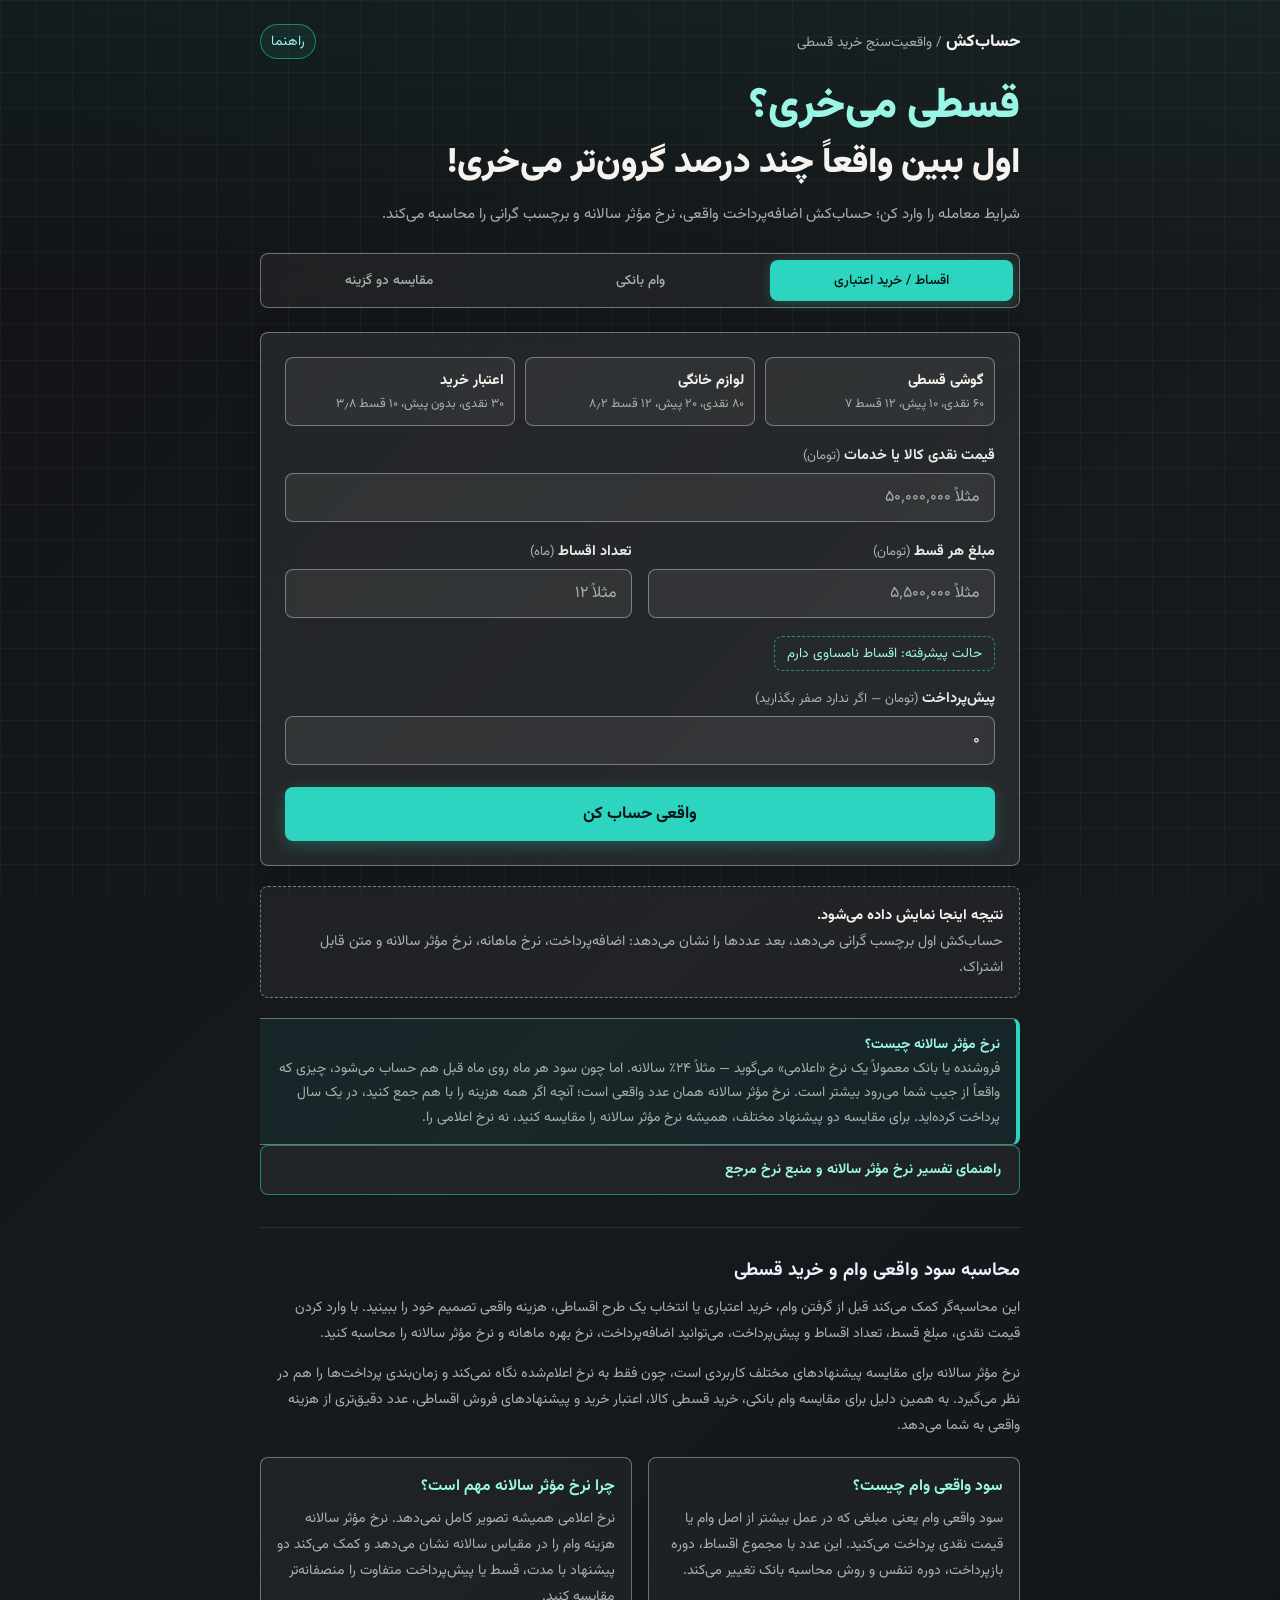
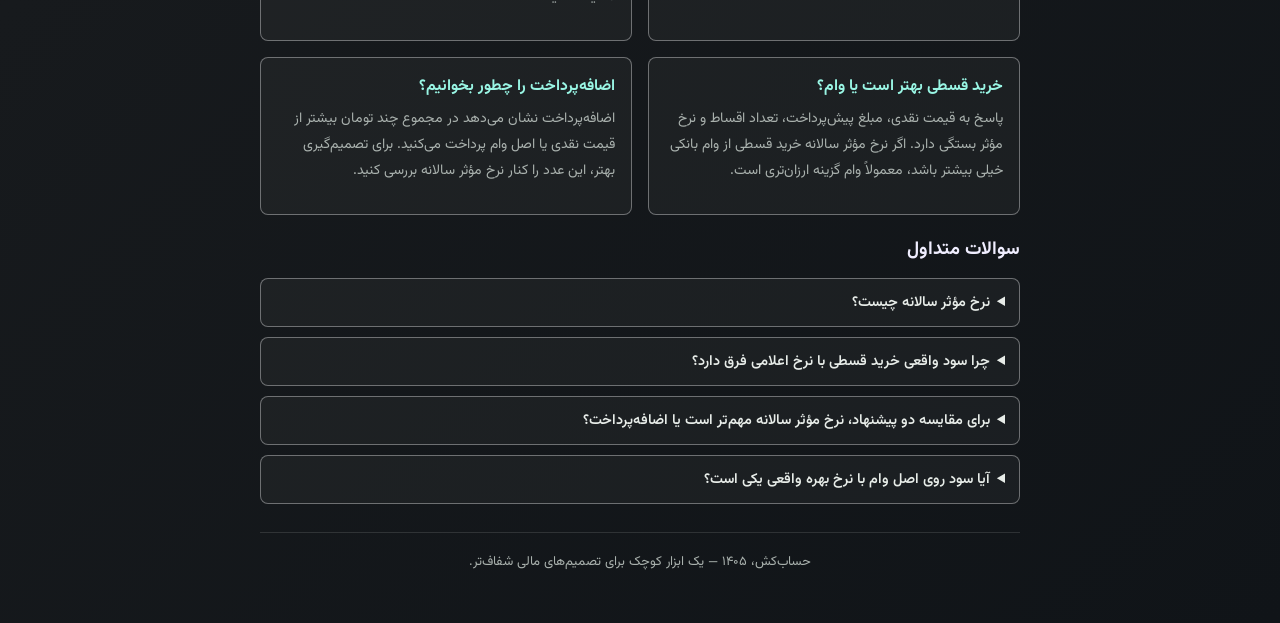
<file: loan-calculator.html>
<!DOCTYPE html>
<html lang="fa" dir="rtl">
<head>
<meta charset="UTF-8">
<meta name="viewport" content="width=device-width, initial-scale=1.0">
<title>حساب‌کش | واقعیت‌سنج خرید قسطی و سود واقعی وام</title>
<meta name="description" content="قبل از خرید قسطی یا گرفتن وام، ببین واقعاً چند درصد گران‌تر می‌خری. حساب‌کش اضافه‌پرداخت، نرخ مؤثر سالانه و برچسب گرانی معامله را روشن می‌کند.">
<meta name="robots" content="index, follow">
<meta name="theme-color" content="#111315">
<meta name="application-name" content="حساب‌کش">
<link rel="icon" href="favicon.svg" type="image/svg+xml">
<link rel="canonical" href="https://sbahmani.github.io/cashflow-rate-calculator/loan-calculator.html">
<link rel="preconnect" href="https://fonts.googleapis.com">
<link rel="preconnect" href="https://fonts.gstatic.com" crossorigin>
<meta property="og:type" content="website">
<meta property="og:locale" content="fa_IR">
<meta property="og:site_name" content="حساب‌کش">
<meta property="og:title" content="حساب‌کش | واقعیت‌سنج خرید قسطی">
<meta property="og:description" content="قیمت نقدی، پیش‌پرداخت و قسط‌ها را وارد کن؛ حساب‌کش می‌گوید واقعاً چند درصد سود می‌دهی.">
<meta property="og:url" content="https://sbahmani.github.io/cashflow-rate-calculator/loan-calculator.html">
<meta name="twitter:card" content="summary">
<meta name="twitter:title" content="حساب‌کش | واقعیت‌سنج خرید قسطی">
<meta name="twitter:description" content="ببین پیشنهاد قسطی واقعاً چند درصد برایت تمام می‌شود.">
<script type="application/ld+json">
{
  "@context": "https://schema.org",
  "@type": "WebApplication",
  "name": "حساب‌کش",
  "alternateName": "واقعیت‌سنج خرید قسطی",
  "url": "https://sbahmani.github.io/cashflow-rate-calculator/loan-calculator.html",
  "applicationCategory": "FinanceApplication",
  "operatingSystem": "Any",
  "inLanguage": "fa-IR",
  "isAccessibleForFree": true,
  "description": "ابزار رایگان برای شفاف کردن سود واقعی وام، خرید قسطی، اضافه‌پرداخت و نرخ بهره مؤثر سالانه.",
  "offers": {
    "@type": "Offer",
    "price": "0",
    "priceCurrency": "IRR"
  },
  "featureList": [
    "محاسبه سود واقعی خرید قسطی",
    "محاسبه نرخ بهره مؤثر سالانه",
    "محاسبه اقساط وام بانکی",
    "مقایسه دو گزینه خرید اقساطی"
  ]
}
</script>
<script type="application/ld+json">
{
  "@context": "https://schema.org",
  "@type": "FAQPage",
  "inLanguage": "fa-IR",
  "mainEntity": [
    {
      "@type": "Question",
      "name": "نرخ مؤثر سالانه چیست؟",
      "acceptedAnswer": {
        "@type": "Answer",
        "text": "نرخ مؤثر سالانه نشان می‌دهد هزینه واقعی وام یا خرید قسطی در مقیاس یک سال چقدر است. این نرخ اثر زمان‌بندی پرداخت‌ها و ترکیب سود را بهتر از نرخ اعلامی نشان می‌دهد."
      }
    },
    {
      "@type": "Question",
      "name": "چرا سود واقعی خرید قسطی با نرخ اعلامی فرق دارد؟",
      "acceptedAnswer": {
        "@type": "Answer",
        "text": "در خرید قسطی، زمان پرداخت، مبلغ پیش‌پرداخت، تعداد اقساط و قیمت نقدی روی هزینه واقعی اثر می‌گذارند. به همین دلیل ممکن است نرخ واقعی از نرخ تبلیغ‌شده یا ذهنی فروشنده بیشتر باشد."
      }
    },
    {
      "@type": "Question",
      "name": "برای مقایسه دو پیشنهاد وام یا قسط کدام عدد مهم‌تر است؟",
      "acceptedAnswer": {
        "@type": "Answer",
        "text": "برای مقایسه، نرخ مؤثر سالانه و مجموع اضافه‌پرداخت را کنار هم ببینید. نرخ مؤثر سالانه برای مقایسه نرخ واقعی مناسب است و اضافه‌پرداخت نشان می‌دهد در مجموع چه مبلغی بیشتر از قیمت نقدی یا اصل وام پرداخت می‌کنید."
      }
    }
  ]
}
</script>
<script>
  window.GA_MEASUREMENT_ID = 'G-GB3STFFW12';

  (function loadGoogleAnalytics() {
    const id = window.GA_MEASUREMENT_ID;
    if (!id || id === 'G-XXXXXXXXXX') return;

    const script = document.createElement('script');
    script.async = true;
    script.src = `https://www.googletagmanager.com/gtag/js?id=${encodeURIComponent(id)}`;
    document.head.appendChild(script);

    window.dataLayer = window.dataLayer || [];
    window.gtag = function gtag(){ dataLayer.push(arguments); };
    gtag('js', new Date());
    gtag('config', id);
  })();
</script>
<style>
  @import url('https://fonts.googleapis.com/css2?family=Vazirmatn:wght@300;400;500;600;700&display=swap');

  *, *::before, *::after { box-sizing: border-box; margin: 0; padding: 0; }

  :root {
    --bg: #111315;
    --surface: #181b1e;
    --card: rgba(255,255,255,0.06);
    --card-solid: #20252a;
    --primary: #2dd4bf;
    --primary-dark: #14b8a6;
    --primary-light: rgba(45,212,191,0.14);
    --accent: #f59e0b;
    --danger: #fb7185;
    --text: #f6f3ee;
    --muted: #a9b1ad;
    --border: rgba(255,255,255,0.36);
    --warn: #fbbf24;
    --good: #6ee7b7;
    --radius: 8px;
  }

  body {
    font-family: 'Vazirmatn', Tahoma, Arial, sans-serif;
    background:
      linear-gradient(180deg, rgba(45,212,191,0.05), transparent 280px),
      linear-gradient(135deg, #111315 0%, #171a1d 46%, #101418 100%);
    color: var(--text);
    min-height: 100vh;
    padding: 24px 16px 48px;
    position: relative;
    overflow-x: hidden;
  }
  html { scroll-behavior: smooth; }

  /* Background: quiet grid for a utilitarian calculator surface */
  body::before {
    content: '';
    position: fixed;
    inset: 0;
    background-image:
      linear-gradient(rgba(255,255,255,0.035) 1px, transparent 1px),
      linear-gradient(90deg, rgba(255,255,255,0.035) 1px, transparent 1px);
    background-size: 36px 36px;
    z-index: -1;
  }

  .container { max-width: 760px; margin: 0 auto; }

  header { margin-bottom: 24px; }
  .brand-line {
    display: flex; align-items: center; justify-content: space-between; gap: 14px;
    margin-bottom: 18px; color: var(--muted); font-size: 0.86rem;
  }
  .brand {
    color: var(--text); font-weight: 800; font-size: 1.05rem;
  }
  .trust-pill {
    display: inline-flex; align-items: center;
    border: 1px solid rgba(45,212,191,0.52); color: #99f6e4;
    background: rgba(45,212,191,0.08); border-radius: 999px;
    padding: 6px 10px; white-space: nowrap; text-decoration: none;
    transition: background .2s, border-color .2s;
  }
  .trust-pill:hover,
  .trust-pill:focus-visible {
    background: rgba(45,212,191,0.14);
    border-color: rgba(45,212,191,0.75);
    outline: none;
  }
  header h1 {
    font-size: clamp(1.8rem, 3.4vw, 2.65rem); line-height: 1.42; font-weight: 900; margin-bottom: 12px;
    color: var(--text);
  }
  .hero-question {
    color: #99f6e4;
  }
  .hero-answer {
    display: block;
    font-size: 0.82em;
    color: var(--text);
    margin-top: 2px;
  }
  header p { color: var(--muted); font-size: 0.94rem; line-height: 1.9; max-width: 680px; }
  /* Tabs */
  .tabs {
    display: flex; gap: 8px; margin-bottom: 24px;
    background: rgba(255,255,255,0.05); backdrop-filter: blur(12px);
    border-radius: var(--radius); padding: 6px; border: 1px solid var(--border);
  }
  .tab-btn {
    flex: 1; padding: 10px 4px; border: none; background: transparent;
    border-radius: 8px; font-family: inherit; font-size: 0.85rem; font-weight: 500;
    cursor: pointer; color: var(--muted); transition: all .2s;
  }
  .tab-btn.active {
    background: var(--primary);
    color: #071411;
    box-shadow: 0 2px 12px rgba(45,212,191,0.25);
  }

  /* Card */
  .card {
    background: rgba(255,255,255,0.065); backdrop-filter: blur(16px);
    border-radius: var(--radius); padding: 24px;
    border: 1px solid var(--border); margin-bottom: 20px;
    box-shadow: 0 4px 24px rgba(0,0,0,0.3);
  }

  .panel { display: none; }
  .panel.active { display: block; }

  /* Form */
  .field { margin-bottom: 18px; }
  label { display: block; font-size: 0.9rem; font-weight: 700; margin-bottom: 6px; color: #e7ece8; }
  label span.hint { font-weight: 400; color: var(--muted); font-size: 0.82rem; }

  input[type="text"], input[type="number"], select {
    width: 100%; padding: 11px 14px; border: 1.5px solid var(--border);
    border-radius: 8px; font-family: inherit; font-size: 1rem;
    background: rgba(255,255,255,0.06); color: var(--text);
    transition: border-color .2s, background .2s; direction: ltr; text-align: right;
  }
  input[type="text"]::placeholder, input[type="number"]::placeholder { color: var(--muted); }
  select option { background: #1e1a45; color: var(--text); }
  input[type="text"]:focus, input[type="number"]:focus, select:focus {
    outline: none; border-color: var(--primary);
    background: rgba(45,212,191,0.08);
    box-shadow: 0 0 0 3px rgba(45,212,191,0.16);
  }

  .row-2 { display: grid; grid-template-columns: 1fr 1fr; gap: 16px; }

  .btn {
    width: 100%; padding: 14px;
    background: var(--primary);
    color: #061513; border: none; border-radius: 8px; font-family: inherit;
    font-size: 1.05rem; font-weight: 700; cursor: pointer;
    transition: transform .15s, box-shadow .15s; margin-top: 4px;
    box-shadow: 0 4px 16px rgba(45,212,191,0.28);
  }
  .btn:hover { transform: translateY(-1px); box-shadow: 0 6px 22px rgba(45,212,191,0.36); }
  .btn:active { transform: translateY(0); }

  /* Results */
  .result-card {
    display: none;
    background: linear-gradient(135deg, rgba(45,212,191,0.13), rgba(245,158,11,0.08));
    border: 1.5px solid rgba(45,212,191,0.52);
    border-radius: var(--radius); padding: 22px; margin-top: 20px;
    backdrop-filter: blur(12px);
    box-shadow: 0 4px 24px rgba(0,0,0,0.26);
  }
  .result-card.show { display: block; }

  .result-card h3 {
    font-size: 1rem; font-weight: 700; margin-bottom: 16px; text-align: center;
    color: #99f6e4;
  }

  .result-row { display: flex; justify-content: space-between; align-items: center; padding: 10px 0; border-bottom: 1px solid rgba(255,255,255,0.08); }
  .result-row:last-child { border-bottom: none; }
  .result-row .label { color: var(--muted); font-size: 0.9rem; }
  .result-row .value { font-weight: 700; font-size: 0.95rem; color: var(--text); }
  .result-row .value.big { font-size: 1.15rem; color: #fbbf24; }
  .result-row .value.apr { color: #99f6e4; }

  .result-summary {
    background: rgba(8,13,12,0.48);
    border: 1px solid rgba(255,255,255,0.36);
    border-radius: 8px;
    padding: 16px;
    margin-bottom: 16px;
  }
  .verdict-kicker {
    color: var(--muted); font-size: 0.82rem; margin-bottom: 7px;
  }
  .verdict-title {
    display: inline-flex; align-items: center; gap: 8px;
    font-size: 1.35rem; line-height: 1.45; font-weight: 900;
    margin-bottom: 8px;
  }
  .verdict-title.good { color: #6ee7b7; }
  .verdict-title.ok { color: #fde68a; }
  .verdict-title.warn { color: #fb923c; }
  .verdict-title.high { color: #fb7185; }
  .verdict-title.bad { color: #e879f9; }
  .verdict-lead {
    color: #e7ece8; font-size: 0.95rem; line-height: 1.85;
  }
  .result-placeholder {
    background: rgba(255,255,255,0.045);
    border: 1px dashed rgba(255,255,255,0.42);
    border-radius: var(--radius);
    padding: 16px;
    margin-bottom: 20px;
    color: var(--muted);
    line-height: 1.8;
    font-size: 0.9rem;
  }
  .result-placeholder strong { color: #f6f3ee; }

  /* Verdict bar */
  .verdict {
    margin-top: 16px; background: rgba(255,255,255,0.06);
    border-radius: 8px; padding: 14px 16px; font-size: 0.88rem; line-height: 1.7;
    border: 1px solid rgba(255,255,255,0.36);
  }
  .verdict strong { color: #99f6e4; }

  /* Explainer box */
  .explainer {
    background: rgba(45,212,191,0.07);
    border-right: 4px solid var(--primary);
    border-radius: 0 8px 8px 0; padding: 14px 16px; margin-top: 20px;
    font-size: 0.87rem; line-height: 1.75; color: var(--muted);
    border-top: 1px solid var(--border); border-bottom: 1px solid var(--border);
  }
  .explainer strong { color: #99f6e4; }

  .presets {
    display: grid; grid-template-columns: repeat(3, 1fr); gap: 10px;
    margin-bottom: 18px;
  }
  .preset-btn {
    background: rgba(255,255,255,0.052);
    border: 1px solid rgba(255,255,255,0.36);
    color: #f6f3ee; border-radius: 8px; padding: 11px 10px;
    font-family: inherit; cursor: pointer; text-align: right;
    min-height: 64px; transition: border-color .2s, background .2s;
  }
  .preset-btn:hover { border-color: rgba(45,212,191,0.45); background: rgba(45,212,191,0.08); }
  .preset-btn strong { display: block; font-size: 0.9rem; margin-bottom: 3px; }
  .preset-btn span { display: block; color: var(--muted); font-size: 0.78rem; line-height: 1.5; }

  /* Variable installments textarea */
  textarea {
    width: 100%; padding: 11px 14px; border: 1.5px solid var(--border);
    border-radius: 8px; font-family: 'Vazirmatn', Tahoma, monospace; font-size: 0.95rem;
    background: rgba(255,255,255,0.06); color: var(--text);
    resize: vertical; direction: ltr; text-align: right;
    transition: border-color .2s, background .2s; line-height: 1.8;
  }
  textarea::placeholder { color: var(--muted); }
  textarea:focus {
    outline: none; border-color: var(--primary);
    background: rgba(45,212,191,0.08);
    box-shadow: 0 0 0 3px rgba(45,212,191,0.16);
  }
  .var-counter {
    font-size: 0.8rem; color: var(--muted); margin-top: 5px; text-align: left;
  }
  .var-counter.has-entries { color: #99f6e4; }

  /* Grace period toggle */
  .grace-toggle {
    display: inline-block; margin-bottom: 16px; font-size: 0.85rem;
    color: #99f6e4; cursor: pointer; user-select: none;
    padding: 6px 12px; border: 1px dashed rgba(45,212,191,0.58);
    border-radius: 8px; transition: background .2s;
  }
  .grace-toggle:hover { background: rgba(45,212,191,0.1); }
  .grace-panel { display: none; margin-bottom: 4px; }
  .grace-panel.open { display: block; }

  /* Validation errors */
  .field-error { font-size: 0.82rem; color: #f87171; margin-top: 5px; display: none; }
  .field-error.show { display: block; }
  input.invalid { border-color: #f87171 !important; box-shadow: 0 0 0 3px rgba(248,113,113,0.2) !important; }
  .form-error {
    background: rgba(248,113,113,0.1); border: 1px solid rgba(248,113,113,0.4);
    border-radius: 8px; padding: 11px 14px; font-size: 0.88rem; color: #fca5a5;
    margin-bottom: 14px; display: none;
  }
  .form-error.show { display: block; }

  /* Tooltip helper */
  .tooltip-wrap { position: relative; display: inline-block; margin-right: 4px; }
  .tooltip-icon { display: inline-flex; align-items: center; justify-content: center; width: 17px; height: 17px; background: #99f6e4; color: #061513; border-radius: 50%; font-size: 11px; cursor: default; }

  /* Reference box */
  .ref-box {
    background: rgba(255,255,255,0.05); backdrop-filter: blur(12px);
    border: 1px solid rgba(45,212,191,0.52); border-radius: var(--radius);
    margin-bottom: 20px; overflow: hidden;
  }
  .ref-box summary {
    padding: 13px 18px; font-size: 0.88rem; font-weight: 700; color: #99f6e4;
    cursor: pointer; list-style: none; user-select: none;
  }
  .ref-box summary::-webkit-details-marker { display: none; }
  .ref-box[open] summary { border-bottom: 1px solid rgba(255,255,255,0.08); }
  .ref-body { padding: 16px 18px; }
  .ref-baseline {
    font-size: 0.88rem; color: var(--muted); margin-bottom: 14px;
    display: flex; flex-wrap: wrap; gap: 6px; align-items: baseline;
  }
  .ref-baseline strong { color: #99f6e4; }
  .ref-bands { display: flex; flex-direction: column; gap: 7px; margin-bottom: 14px; }
  .band { display: flex; align-items: center; gap: 10px; font-size: 0.85rem; color: #e7ece8; }
  .bdot { width: 10px; height: 10px; border-radius: 50%; flex-shrink: 0; }
  .b-good .bdot { background: #6ee7b7; }
  .b-ok   .bdot { background: #fde68a; }
  .b-warn .bdot { background: #fb923c; }
  .b-high .bdot { background: #f87171; }
  .b-bad  .bdot { background: #e879f9; }
  .ref-note { font-size: 0.78rem; color: var(--muted); border-top: 1px solid rgba(255,255,255,0.07); padding-top: 12px; line-height: 1.7; }
  .ref-note a { color: #99f6e4; }

  .seo-content {
    margin-top: 32px;
    padding-top: 28px;
    border-top: 1px solid rgba(255,255,255,0.1);
  }
  .seo-content h2 {
    font-size: 1.15rem;
    color: #f0eeff;
    margin-bottom: 10px;
  }
  .seo-content h3 {
    font-size: 0.98rem;
    color: #99f6e4;
    margin-bottom: 8px;
  }
  .seo-content p {
    color: var(--muted);
    font-size: 0.88rem;
    line-height: 1.85;
    margin-bottom: 14px;
  }
  .seo-grid {
    display: grid;
    grid-template-columns: 1fr 1fr;
    gap: 16px;
    margin: 18px 0 20px;
  }
  .seo-item {
    background: rgba(255,255,255,0.04);
    border: 1px solid rgba(255,255,255,0.36);
    border-radius: 8px;
    padding: 16px;
  }
  .faq-list {
    display: grid;
    gap: 10px;
    margin-top: 14px;
  }
  .faq-list details {
    background: rgba(255,255,255,0.04);
    border: 1px solid rgba(255,255,255,0.36);
    border-radius: 8px;
    padding: 12px 14px;
  }
  .faq-list summary {
    color: #e7ece8;
    cursor: pointer;
    font-size: 0.9rem;
    font-weight: 600;
  }
  .faq-list p {
    margin: 10px 0 0;
  }
  .site-footer {
    margin-top: 28px;
    padding-top: 18px;
    border-top: 1px solid rgba(255,255,255,0.12);
    color: var(--muted);
    font-size: 0.82rem;
    line-height: 1.8;
    text-align: center;
  }

  @media(max-width: 420px) {
    .row-2 { grid-template-columns: 1fr; }
    .seo-grid { grid-template-columns: 1fr; }
    .presets { grid-template-columns: 1fr; }
    .brand-line { align-items: flex-start; flex-direction: column; }
    .tab-btn { font-size: 0.78rem; }
  }
</style>
</head>
<body>
<div class="container">

  <header>
    <div class="brand-line">
      <div><span class="brand">حساب‌کش</span> / واقعیت‌سنج خرید قسطی</div>
      <a class="trust-pill" href="#ref-box">راهنما</a>
    </div>
    <h1><span class="hero-question">قسطی می‌خری؟</span> <span class="hero-answer">اول ببین واقعاً چند درصد گرون‌تر می‌خری!</span></h1>
    <p>شرایط معامله را وارد کن؛ حساب‌کش اضافه‌پرداخت واقعی، نرخ مؤثر سالانه و برچسب گرانی را محاسبه می‌کند.</p>
  </header>

  <div class="tabs">
    <button class="tab-btn active" onclick="switchTab('installment')">اقساط / خرید اعتباری</button>
    <button class="tab-btn" onclick="switchTab('loan')">وام بانکی</button>
    <button class="tab-btn" onclick="switchTab('compare')">مقایسه دو گزینه</button>
  </div>

  <!-- ===== PANEL 1: Installment / Credit ===== -->
  <div id="panel-installment" class="panel active">
    <div class="card">
      <div class="presets" aria-label="نمونه‌های آماده خرید قسطی">
        <button class="preset-btn" type="button" onclick="loadInstallmentPreset(60000000, 10000000, 7000000, 12)">
          <strong>گوشی قسطی</strong>
          <span>۶۰ نقدی، ۱۰ پیش، ۱۲ قسط ۷</span>
        </button>
        <button class="preset-btn" type="button" onclick="loadInstallmentPreset(80000000, 20000000, 8200000, 12)">
          <strong>لوازم خانگی</strong>
          <span>۸۰ نقدی، ۲۰ پیش، ۱۲ قسط ۸٫۲</span>
        </button>
        <button class="preset-btn" type="button" onclick="loadInstallmentPreset(30000000, 0, 3800000, 10)">
          <strong>اعتبار خرید</strong>
          <span>۳۰ نقدی، بدون پیش، ۱۰ قسط ۳٫۸</span>
        </button>
      </div>
      <div class="field">
        <label>قیمت نقدی کالا یا خدمات <span class="hint">(تومان)</span></label>
        <input type="text" inputmode="numeric" id="inst-cash" data-fmt="money" placeholder="مثلاً ۵۰٬۰۰۰٬۰۰۰">
      </div>
      <!-- Equal installments (default) -->
      <div id="inst-equal-fields">
        <div class="row-2">
          <div class="field">
            <label>مبلغ هر قسط <span class="hint">(تومان)</span></label>
            <input type="text" inputmode="numeric" id="inst-payment" data-fmt="money" placeholder="مثلاً ۵٬۵۰۰٬۰۰۰">
          </div>
          <div class="field">
            <label>تعداد اقساط <span class="hint">(ماه)</span></label>
            <input type="text" inputmode="numeric" id="inst-n" data-fmt="count" placeholder="مثلاً ۱۲">
          </div>
        </div>
      </div>

      <!-- Variable installments -->
      <div id="inst-variable-fields" style="display:none">
        <div class="field">
          <label>مبلغ اقساط <span class="hint">— هر ماه در یک خط، به تومان</span></label>
          <textarea id="inst-payments-var" rows="6" placeholder="مثال:&#10;۵٬۰۰۰٬۰۰۰&#10;۵٬۵۰۰٬۰۰۰&#10;۶٬۰۰۰٬۰۰۰&#10;..."></textarea>
          <div class="var-counter" id="inst-var-counter">۰ قسط وارد شده</div>
        </div>
      </div>

      <div class="grace-toggle" onclick="toggleVariable()" id="inst-var-toggle">
        حالت پیشرفته: اقساط نامساوی دارم
      </div>

      <div class="field">
        <label>پیش‌پرداخت <span class="hint">(تومان — اگر ندارد صفر بگذارید)</span></label>
        <input type="text" inputmode="numeric" id="inst-down" data-fmt="money" placeholder="۰" value="۰">
      </div>
      <div class="form-error" id="inst-error"></div>
      <button class="btn" onclick="calcInstallment()">واقعی حساب کن</button>
    </div>

    <div class="result-placeholder" id="inst-placeholder">
      <strong>نتیجه اینجا نمایش داده می‌شود.</strong><br>
      حساب‌کش اول برچسب گرانی می‌دهد، بعد عددها را نشان می‌دهد: اضافه‌پرداخت، نرخ ماهانه، نرخ مؤثر سالانه و متن قابل اشتراک.
    </div>

    <div class="result-card" id="inst-result">
      <div class="result-summary">
        <div class="verdict-kicker">حساب‌کش می‌گه</div>
        <div class="verdict-title" id="inst-verdict-title">—</div>
        <div class="verdict-lead" id="inst-verdict-lead">—</div>
      </div>
      <h3>جزئیات عددی</h3>
      <div class="result-row"><span class="label">قیمت نقدی</span><span class="value" id="inst-r-cash">—</span></div>
      <div class="result-row"><span class="label">پیش‌پرداخت</span><span class="value" id="inst-r-down">—</span></div>
      <div class="result-row"><span class="label">مبلغ اعتبار دریافتی</span><span class="value" id="inst-r-principal">—</span></div>
      <div class="result-row" id="inst-r-n-row"><span class="label">تعداد اقساط</span><span class="value" id="inst-r-n">—</span></div>
      <div class="result-row"><span class="label">مجموع پرداخت شما</span><span class="value" id="inst-r-total">—</span></div>
      <div class="result-row"><span class="label">مبلغ اضافه‌پرداخت</span><span class="value big" id="inst-r-extra">—</span></div>
      <div class="result-row"><span class="label">درصد اضافه از قیمت نقدی</span><span class="value" id="inst-r-pct">—</span></div>
      <div class="result-row"><span class="label">نرخ بهره ماهانه</span><span class="value apr" id="inst-r-monthly">—</span></div>
      <div class="result-row"><span class="label">نرخ مؤثر سالانه <span style="font-weight:400;font-size:0.8rem;color:var(--muted)">— روی مبلغ اعتبار</span></span><span class="value apr" id="inst-r-apr">—</span></div>
      <div class="verdict" id="inst-verdict"></div>
    </div>

    <div class="explainer">
      <strong>نرخ مؤثر سالانه چیست؟</strong><br>
      فروشنده یا بانک معمولاً یک نرخ «اعلامی» می‌گوید — مثلاً ۲۴٪ سالانه. اما چون سود هر ماه روی ماه قبل هم حساب می‌شود، چیزی که واقعاً از جیب شما می‌رود بیشتر است. نرخ مؤثر سالانه همان عدد واقعی است؛ آنچه اگر همه هزینه را با هم جمع کنید، در یک سال پرداخت کرده‌اید. برای مقایسه دو پیشنهاد مختلف، همیشه نرخ مؤثر سالانه را مقایسه کنید، نه نرخ اعلامی را.
    </div>
  </div>

  <!-- ===== PANEL 2: Bank Loan ===== -->
  <div id="panel-loan" class="panel">
    <div class="card">
      <div class="presets" aria-label="نمونه‌های آماده وام">
        <button class="preset-btn" type="button" onclick="loadLoanPreset(200000000, 23, 36, 'on-principal')">
          <strong>وام ۲۰۰ میلیونی</strong>
          <span>۲۳٪، ۳۶ ماه، روش رایج بانکی</span>
        </button>
        <button class="preset-btn" type="button" onclick="loadLoanPreset(500000000, 23, 60, 'on-principal')">
          <strong>وام سنگین‌تر</strong>
          <span>۵۰۰ میلیون، ۶۰ ماه، سود روی اصل</span>
        </button>
        <button class="preset-btn" type="button" onclick="loadLoanPreset(120000000, 18, 24, 'on-balance')">
          <strong>روش مانده بدهی</strong>
          <span>۱۲۰ میلیون، ۱۸٪، ۲۴ ماه</span>
        </button>
      </div>
      <div class="field">
        <label>مبلغ وام <span class="hint">(تومان)</span></label>
        <input type="text" inputmode="numeric" id="loan-amount" data-fmt="money" placeholder="مثلاً ۲۰۰٬۰۰۰٬۰۰۰">
      </div>
      <div class="row-2">
        <div class="field">
          <label>نرخ سود اعلام‌شده <span class="hint">(%  سالانه)</span></label>
          <input type="text" inputmode="decimal" id="loan-rate" data-fmt="rate" placeholder="مثلاً ۲۳">
        </div>
        <div class="field">
          <label>مدت وام <span class="hint">(ماه)</span></label>
          <input type="text" inputmode="numeric" id="loan-n" data-fmt="count" placeholder="مثلاً ۳۶">
        </div>
      </div>
      <div class="field">
        <label>نوع محاسبه بانک</label>
        <select id="loan-type">
          <option value="on-principal">سود روی اصل وام — رایج در بانک‌های ایران</option>
          <option value="on-balance">سود روی مانده بدهی — روش دقیق‌تر و رایج جهانی</option>
        </select>
      </div>
      <div class="grace-toggle" onclick="toggleGrace()">
        <span id="grace-toggle-label">حالت پیشرفته: افزودن دوره تنفس</span>
      </div>
      <div class="grace-panel" id="grace-panel">
        <div class="row-2">
          <div class="field">
            <label>طول دوره تنفس <span class="hint">(ماه)</span></label>
            <input type="text" inputmode="numeric" id="loan-grace" data-fmt="count" placeholder="مثلاً ۶" value="">
          </div>
          <div class="field">
            <label>نوع دوره تنفس</label>
            <select id="loan-grace-type">
              <option value="accumulate">بدون پرداخت — سود انباشته می‌شود</option>
              <option value="interest-only">فقط سود — اصل پرداخت نمی‌شود</option>
            </select>
          </div>
        </div>
      </div>
      <div class="form-error" id="loan-error"></div>
      <button class="btn" onclick="calcLoan()">واقعی حساب کن</button>
    </div>

    <div class="result-placeholder" id="loan-placeholder">
      <strong>نتیجه وام اینجا می‌آید.</strong><br>
      حساب‌کش تفاوت نرخ اعلام‌شده و هزینه واقعی را نشان می‌دهد؛ مخصوصاً وقتی بانک سود را روی اصل وام حساب می‌کند.
    </div>

    <div class="result-card" id="loan-result">
      <div class="result-summary">
        <div class="verdict-kicker">حساب‌کش می‌گه</div>
        <div class="verdict-title" id="loan-verdict-title">—</div>
        <div class="verdict-lead" id="loan-verdict-lead">—</div>
      </div>
      <h3>جزئیات عددی</h3>
      <div class="result-row"><span class="label">مبلغ وام</span><span class="value" id="loan-r-amount">—</span></div>
      <div class="result-row" id="loan-r-grace-row" style="display:none"><span class="label" id="loan-r-grace-label">دوره تنفس</span><span class="value" id="loan-r-grace">—</span></div>
      <div class="result-row" id="loan-r-grace-payment-row" style="display:none"><span class="label">پرداخت در دوره تنفس</span><span class="value" id="loan-r-grace-payment">—</span></div>
      <div class="result-row"><span class="label">مبلغ هر قسط (پس از تنفس)</span><span class="value" id="loan-r-payment">—</span></div>
      <div class="result-row"><span class="label">مجموع پرداخت</span><span class="value" id="loan-r-total">—</span></div>
      <div class="result-row"><span class="label">مبلغ اضافه‌پرداخت (سود)</span><span class="value big" id="loan-r-extra">—</span></div>
      <div class="result-row"><span class="label">نرخ بهره ماهانه</span><span class="value apr" id="loan-r-monthly">—</span></div>
      <div class="result-row"><span class="label">نرخ سود مؤثر سالانه</span><span class="value apr" id="loan-r-apr">—</span></div>
      <div class="verdict" id="loan-verdict"></div>
    </div>

    <div class="explainer">
      <strong>تفاوت سود روی اصل وام و سود روی مانده بدهی چیست؟</strong><br>
      در روش <strong>سود روی اصل وام</strong> (که بسیاری از وام‌ها با همین منطق توضیح داده می‌شوند) سود روی کل مبلغ اولیه حساب می‌شود، حتی اگر بخشی از آن را بازپرداخت کرده باشید. نرخ مؤثر سالانه این روش می‌تواند بسیار بالاتر از نرخ اعلامی باشد.
      در روش <strong>سود روی مانده بدهی</strong> سود فقط روی بدهی باقی‌مانده حساب می‌شود.
    </div>
  </div>

  <!-- ===== PANEL 3: Compare ===== -->
  <div id="panel-compare" class="panel">
    <div class="card">
      <p style="font-size:0.88rem;color:var(--muted);margin-bottom:18px;">دو پیشنهاد را کنار هم بگذار؛ حساب‌کش می‌گوید کدام یکی کمتر به جیبت فشار می‌آورد.</p>
      <div class="presets" aria-label="نمونه‌های آماده مقایسه">
        <button class="preset-btn" type="button" onclick="loadComparePreset('phone')">
          <strong>دو فروشنده گوشی</strong>
          <span>قیمت نقد نزدیک، قسط‌های متفاوت</span>
        </button>
        <button class="preset-btn" type="button" onclick="loadComparePreset('loanVsInstallment')">
          <strong>وام یا خرید قسطی</strong>
          <span>یک خرید، دو مسیر پرداخت</span>
        </button>
        <button class="preset-btn" type="button" onclick="loadComparePreset('shortLong')">
          <strong>کوتاه یا بلند</strong>
          <span>قسط کمتر همیشه ارزان‌تر نیست</span>
        </button>
      </div>

      <p style="font-weight:700;margin-bottom:12px;color:#99f6e4">گزینه اول</p>
      <div class="field">
        <label>قیمت نقدی <span class="hint">(تومان)</span></label>
        <input type="text" inputmode="numeric" id="c1-cash" data-fmt="money" placeholder="قیمت نقد">
      </div>
      <div class="row-2">
        <div class="field">
          <label>مبلغ هر قسط <span class="hint">(تومان)</span></label>
          <input type="text" inputmode="numeric" id="c1-payment" data-fmt="money" placeholder="قسط">
        </div>
        <div class="field">
          <label>تعداد اقساط <span class="hint">(ماه)</span></label>
          <input type="text" inputmode="numeric" id="c1-n" data-fmt="count" placeholder="ماه">
        </div>
      </div>
      <div class="field">
        <label>پیش‌پرداخت <span class="hint">(تومان)</span></label>
        <input type="text" inputmode="numeric" id="c1-down" data-fmt="money" placeholder="۰" value="۰">
      </div>

      <hr style="border:none;border-top:1px dashed rgba(255,255,255,0.12);margin:20px 0">

      <p style="font-weight:700;margin-bottom:12px;color:#99f6e4">گزینه دوم</p>
      <div class="field">
        <label>قیمت نقدی <span class="hint">(تومان)</span></label>
        <input type="text" inputmode="numeric" id="c2-cash" data-fmt="money" placeholder="قیمت نقد">
      </div>
      <div class="row-2">
        <div class="field">
          <label>مبلغ هر قسط <span class="hint">(تومان)</span></label>
          <input type="text" inputmode="numeric" id="c2-payment" data-fmt="money" placeholder="قسط">
        </div>
        <div class="field">
          <label>تعداد اقساط <span class="hint">(ماه)</span></label>
          <input type="text" inputmode="numeric" id="c2-n" data-fmt="count" placeholder="ماه">
        </div>
      </div>
      <div class="field">
        <label>پیش‌پرداخت <span class="hint">(تومان)</span></label>
        <input type="text" inputmode="numeric" id="c2-down" data-fmt="money" placeholder="۰" value="۰">
      </div>

      <div class="form-error" id="compare-error"></div>
      <button class="btn" onclick="calcCompare()">مقایسه کن</button>
    </div>

    <div class="result-placeholder" id="compare-placeholder">
      <strong>مقایسه اینجا نمایش داده می‌شود.</strong><br>
      خروجی اول برنده را می‌گوید، بعد جدول عددی را نشان می‌دهد.
    </div>

    <div class="result-card" id="compare-result">
      <div class="result-summary">
        <div class="verdict-kicker">حساب‌کش می‌گه</div>
        <div class="verdict-title" id="compare-verdict-title">—</div>
        <div class="verdict-lead" id="compare-verdict-lead">—</div>
      </div>
      <h3>جدول مقایسه</h3>
      <table style="width:100%;border-collapse:collapse;font-size:0.88rem;">
        <thead>
          <tr>
            <th style="text-align:right;padding:8px 4px;border-bottom:2px solid rgba(255,255,255,0.18);color:var(--muted);font-weight:600"></th>
            <th style="text-align:center;padding:8px 4px;border-bottom:2px solid rgba(45,212,191,0.4);color:#99f6e4">گزینه اول</th>
            <th style="text-align:center;padding:8px 4px;border-bottom:2px solid rgba(45,212,191,0.4);color:#99f6e4">گزینه دوم</th>
          </tr>
        </thead>
        <tbody id="compare-tbody"></tbody>
      </table>
      <div class="verdict" id="compare-verdict"></div>
    </div>
  </div>

  <!-- Reference box -->
  <details class="ref-box" id="ref-box">
    <summary>راهنمای تفسیر نرخ مؤثر سالانه و منبع نرخ مرجع</summary>
    <div class="ref-body">
      <div class="ref-baseline">
        آخرین به‌روزرسانی نرخ مرجع در این ابزار:
        <span><strong>تیر ۱۴۰۴</strong> — مبنای مقایسه فعلی <strong>۲۳٪</strong></span>
      </div>
      <div class="ref-bands">
        <div class="band b-good"><span class="bdot"></span> زیر ۲۶٪ — نزدیک به نرخ مؤثر بانکی / خیلی خوب</div>
        <div class="band b-ok">  <span class="bdot"></span> ۲۶–۴۰٪ — بالاتر از بانک، ولی هنوز قابل بررسی</div>
        <div class="band b-warn"><span class="bdot"></span> ۴۰–۶۰٪ — گران، رایج در بازار اقساط</div>
        <div class="band b-high"><span class="bdot"></span> ۶۰–۹۰٪ — خیلی گران</div>
        <div class="band b-bad"> <span class="bdot"></span> بالای ۹۰٪ — نجومی / غیرمتعارف</div>
      </div>
      <p class="ref-note">
        منبع بررسی: صفحه رسمی <a href="https://cbi.ir/simplelist/1515.aspx" target="_blank" rel="noopener">نرخ‌های سود بانکی بانک مرکزی</a>.
        این ابزار مشاوره مالی نیست؛ فقط هزینه واقعی پرداخت را شفاف می‌کند.
      </p>
    </div>
  </details>

  <section class="seo-content" aria-labelledby="seo-title">
    <h2 id="seo-title">محاسبه سود واقعی وام و خرید قسطی</h2>
    <p>
      این محاسبه‌گر کمک می‌کند قبل از گرفتن وام، خرید اعتباری یا انتخاب یک طرح اقساطی، هزینه واقعی تصمیم خود را ببینید.
      با وارد کردن قیمت نقدی، مبلغ قسط، تعداد اقساط و پیش‌پرداخت، می‌توانید اضافه‌پرداخت، نرخ بهره ماهانه و نرخ مؤثر سالانه را محاسبه کنید.
    </p>
    <p>
      نرخ مؤثر سالانه برای مقایسه پیشنهادهای مختلف کاربردی است، چون فقط به نرخ اعلام‌شده نگاه نمی‌کند و زمان‌بندی پرداخت‌ها را هم در نظر می‌گیرد.
      به همین دلیل برای مقایسه وام بانکی، خرید قسطی کالا، اعتبار خرید و پیشنهادهای فروش اقساطی، عدد دقیق‌تری از هزینه واقعی به شما می‌دهد.
    </p>

    <div class="seo-grid">
      <article class="seo-item">
        <h3>سود واقعی وام چیست؟</h3>
        <p>
          سود واقعی وام یعنی مبلغی که در عمل بیشتر از اصل وام یا قیمت نقدی پرداخت می‌کنید. این عدد با مجموع اقساط، دوره بازپرداخت، دوره تنفس و روش محاسبه بانک تغییر می‌کند.
        </p>
      </article>
      <article class="seo-item">
        <h3>چرا نرخ مؤثر سالانه مهم است؟</h3>
        <p>
          نرخ اعلامی همیشه تصویر کامل نمی‌دهد. نرخ مؤثر سالانه هزینه وام را در مقیاس سالانه نشان می‌دهد و کمک می‌کند دو پیشنهاد با مدت، قسط یا پیش‌پرداخت متفاوت را منصفانه‌تر مقایسه کنید.
        </p>
      </article>
      <article class="seo-item">
        <h3>خرید قسطی بهتر است یا وام؟</h3>
        <p>
          پاسخ به قیمت نقدی، مبلغ پیش‌پرداخت، تعداد اقساط و نرخ مؤثر بستگی دارد. اگر نرخ مؤثر سالانه خرید قسطی از وام بانکی خیلی بیشتر باشد، معمولاً وام گزینه ارزان‌تری است.
        </p>
      </article>
      <article class="seo-item">
        <h3>اضافه‌پرداخت را چطور بخوانیم؟</h3>
        <p>
          اضافه‌پرداخت نشان می‌دهد در مجموع چند تومان بیشتر از قیمت نقدی یا اصل وام پرداخت می‌کنید. برای تصمیم‌گیری بهتر، این عدد را کنار نرخ مؤثر سالانه بررسی کنید.
        </p>
      </article>
    </div>

    <h2>سوالات متداول</h2>
    <div class="faq-list">
      <details>
        <summary>نرخ مؤثر سالانه چیست؟</summary>
        <p>
          نرخ مؤثر سالانه هزینه واقعی وام یا خرید قسطی را در مقیاس یک سال نشان می‌دهد. این نرخ اثر زمان‌بندی پرداخت‌ها و ترکیب سود را بهتر از نرخ اعلامی نشان می‌دهد.
        </p>
      </details>
      <details>
        <summary>چرا سود واقعی خرید قسطی با نرخ اعلامی فرق دارد؟</summary>
        <p>
          در خرید قسطی، قیمت نقدی، پیش‌پرداخت، تعداد اقساط و مبلغ هر قسط روی نرخ واقعی اثر می‌گذارند. به همین دلیل ممکن است هزینه واقعی از تصور اولیه بیشتر باشد.
        </p>
      </details>
      <details>
        <summary>برای مقایسه دو پیشنهاد، نرخ مؤثر سالانه مهم‌تر است یا اضافه‌پرداخت؟</summary>
        <p>
          هر دو مهم هستند. نرخ مؤثر سالانه نرخ واقعی را برای مقایسه نشان می‌دهد و اضافه‌پرداخت مشخص می‌کند در مجموع چند تومان بیشتر پرداخت می‌کنید.
        </p>
      </details>
      <details>
        <summary>آیا سود روی اصل وام با نرخ بهره واقعی یکی است؟</summary>
        <p>
          نه همیشه. در روش سود روی اصل وام، سود معمولاً روی کل اصل وام حساب می‌شود، حتی وقتی بخشی از بدهی بازپرداخت شده است. به همین دلیل نرخ مؤثر می‌تواند از نرخ اعلامی بالاتر باشد.
        </p>
      </details>
    </div>
  </section>

  <footer class="site-footer">
    حساب‌کش، ۱۴۰۵ — یک ابزار کوچک برای تصمیم‌های مالی شفاف‌تر.
  </footer>

</div><!-- /container -->

<script>
function trackEvent(eventName, params = {}) {
  if (typeof window.gtag !== 'function') return;
  window.gtag('event', eventName, params);
}

// ── Helpers ─────────────────────────────────────────────────────────────────
function fmt(n) {
  if (n === null || isNaN(n)) return '—';
  return Math.round(n).toLocaleString('fa-IR') + ' تومان';
}
function toPersian(s) {
  return String(s).replace(/[0-9]/g, d => '۰۱۲۳۴۵۶۷۸۹'[d]);
}
function fmtPct(n) {
  if (isNaN(n) || !isFinite(n)) return '—';
  return toPersian(n.toFixed(1)).replace('.', '٫') + '٪';
}
// Convert any mix of Persian/Latin digits to Latin, strip thousand separators
function toEn(s) {
  return String(s)
    .replace(/[۰-۹]/g, d => d.charCodeAt(0) - 1776)
    .replace(/٬/g, '')   // Arabic thousands separator
    .replace(/,/g, '');  // Latin thousands separator
}
function v(id) { return parseFloat(toEn(document.getElementById(id).value)) || 0; }
function setFmtValue(id, value, fmtType) {
  const el = document.getElementById(id);
  el.value = String(value);
  if (fmtType === 'money') applyMoneyFmt(el);
  else if (fmtType === 'count') applyCountFmt(el);
  else if (fmtType === 'rate') applyRateFmt(el);
}

// ── Input live formatting ────────────────────────────────────────────────────
function applyMoneyFmt(el) {
  const raw = toEn(el.value).replace(/[^0-9]/g, '');
  if (!raw) return;
  // Use fa-IR locale for Persian digits + ٬ separators
  el.value = parseInt(raw, 10).toLocaleString('fa-IR');
}
function applyCountFmt(el) {
  const raw = toEn(el.value).replace(/[^0-9]/g, '');
  el.value = toPersian(raw);
}
function applyRateFmt(el) {
  // Allow one decimal separator (. or ٫)
  let raw = toEn(el.value).replace(/[^0-9.]/g, '');
  const parts = raw.split('.');
  if (parts.length > 2) raw = parts[0] + '.' + parts.slice(1).join('');
  el.value = toPersian(raw).replace('.', '٫');
}

document.addEventListener('DOMContentLoaded', () => {
  document.getElementById('inst-payments-var').addEventListener('input', updateVarCounter);

  document.querySelectorAll('input[data-fmt]').forEach(el => {
    const fmt = el.dataset.fmt;
    el.addEventListener('input', () => {
      const pos = el.selectionStart;
      const oldLen = el.value.length;
      if (fmt === 'money') applyMoneyFmt(el);
      else if (fmt === 'count') applyCountFmt(el);
      else if (fmt === 'rate') applyRateFmt(el);
      // Restore cursor position adjusted for added separators
      const diff = el.value.length - oldLen;
      el.setSelectionRange(pos + diff, pos + diff);
    });
    // Also format initial values
    if (el.value) {
      if (fmt === 'money') applyMoneyFmt(el);
      else if (fmt === 'count') applyCountFmt(el);
      else if (fmt === 'rate') applyRateFmt(el);
    }
  });
});

// Newton-Raphson to solve for monthly rate given PV, PMT, N
function solveRate(pv, pmt, n) {
  if (pmt <= 0 || pv <= 0 || n <= 0) return NaN;
  // Total paid vs principal — if no interest, return 0
  if (Math.abs(pmt * n - pv) < 0.01) return 0;
  let r = 0.01; // initial guess: 1% per month
  for (let i = 0; i < 200; i++) {
    const f  = pv * r * Math.pow(1+r, n) / (Math.pow(1+r, n) - 1) - pmt;
    const df = pv * (Math.pow(1+r,n)*(1 + r*n) - Math.pow(1+r,n+1) + 1) /
               Math.pow(Math.pow(1+r,n)-1, 2);
    const r2 = r - f/df;
    if (Math.abs(r2 - r) < 1e-10) { r = r2; break; }
    r = r2;
    if (r <= 0) r = 1e-6;
  }
  return r;
}

function aprFromMonthly(r) {
  return (Math.pow(1 + r, 12) - 1) * 100;
}
function monthlyFromAnnualEffective(ear) {
  // ear is a percentage, returns monthly rate as percentage
  return (Math.pow(1 + ear / 100, 1 / 12) - 1) * 100;
}

const OFFICIAL_BENCHMARK = 23;

function rateMultiple(apr) {
  if (!isFinite(apr)) return '';
  return toPersian((apr / OFFICIAL_BENCHMARK).toFixed(1)).replace('.', '٫') + ' برابر';
}

// Verdict text thresholds are calibrated against the 23% reference benchmark used in this tool.
function verdictProfile(apr) {
  if (isNaN(apr) || !isFinite(apr)) {
    return { tone: 'warn', title: 'نیاز به بررسی', msg: 'عددها برای محاسبه نرخ کافی نیستند.' };
  }
  if (apr < 26) {
    return { tone: 'good', title: 'قابل قبول', msg: 'پایین‌تر یا نزدیک نرخ مرجع است؛ از نظر نرخ، پیشنهاد آرام‌تری به نظر می‌رسد.' };
  }
  if (apr < 40) {
    return { tone: 'ok', title: 'کمی گران', msg: 'بالاتر از نرخ مرجع است؛ اگر وام بانکی در دسترس داری، مقایسه‌اش ارزش دارد.' };
  }
  if (apr < 60) {
    return { tone: 'warn', title: 'گران', msg: 'این دیگر فقط قسط‌بندی ساده نیست؛ بخشی جدی از پولت دارد هزینه زمان می‌شود.' };
  }
  if (apr < 90) {
    return { tone: 'high', title: 'خیلی گران', msg: 'نرخ فشارآور است؛ قبل از امضا یک گزینه دیگر هم پیدا کن و مقایسه بگیر.' };
  }
  return { tone: 'bad', title: 'فرار کن', msg: 'ظاهرش قسطی است، باطنش وام با سود سنگین. این پیشنهاد را جدی دوباره بررسی کن.' };
}

function verdictText(apr) {
  const p = verdictProfile(apr);
  return `<strong>نرخ مؤثر سالانه: ${fmtPct(apr)}</strong><br>${p.msg}`;
}

function renderSummary(prefix, apr, lead) {
  const p = verdictProfile(apr);
  const title = document.getElementById(prefix + '-verdict-title');
  title.textContent = p.title;
  title.className = 'verdict-title ' + p.tone;
  document.getElementById(prefix + '-verdict-lead').innerHTML = lead;
  const placeholder = document.getElementById(prefix + '-placeholder');
  if (placeholder) placeholder.style.display = 'none';
}

function renderCompareSummary(titleText, tone, lead) {
  const title = document.getElementById('compare-verdict-title');
  title.textContent = titleText;
  title.className = 'verdict-title ' + tone;
  document.getElementById('compare-verdict-lead').innerHTML = lead;
  document.getElementById('compare-placeholder').style.display = 'none';
}

// ── Variable installment toggle ───────────────────────────────────────────
let instVariableMode = false;

function toggleVariable() {
  instVariableMode = !instVariableMode;
  document.getElementById('inst-equal-fields').style.display  = instVariableMode ? 'none' : '';
  document.getElementById('inst-variable-fields').style.display = instVariableMode ? '' : 'none';
  document.getElementById('inst-var-toggle').textContent =
    instVariableMode ? 'برگشت به اقساط مساوی' : 'حالت پیشرفته: اقساط نامساوی دارم';
  clearFormError('inst-error');
  document.getElementById('inst-result').classList.remove('show');
  document.getElementById('inst-placeholder').style.display = '';
}

function parseVarPayments() {
  const raw = document.getElementById('inst-payments-var').value;
  const lines = raw.split(/[\n,،]+/).map(l => l.trim()).filter(l => l.length > 0);
  return lines.map(l => parseFloat(toEn(l).replace(/[^0-9.]/g, '')) || 0);
}

function updateVarCounter() {
  const pmts = parseVarPayments();
  const valid = pmts.filter(p => p > 0).length;
  const el = document.getElementById('inst-var-counter');
  el.textContent = toPersian(valid) + ' قسط وارد شده';
  el.classList.toggle('has-entries', valid > 0);
}

// ── Grace period toggle ───────────────────────────────────────────────────
function toggleGrace() {
  const panel = document.getElementById('grace-panel');
  const label = document.getElementById('grace-toggle-label');
  const open  = panel.classList.toggle('open');
  label.textContent = open ? 'حذف دوره تنفس' : 'حالت پیشرفته: افزودن دوره تنفس';
  if (!open) document.getElementById('loan-grace').value = '';
}

// ── Tab switcher ──────────────────────────────────────────────────────────
function switchTab(name) {
  document.querySelectorAll('.tab-btn').forEach((b,i) => {
    const names = ['installment','loan','compare'];
    b.classList.toggle('active', names[i] === name);
  });
  document.querySelectorAll('.panel').forEach(p => p.classList.remove('active'));
  document.getElementById('panel-' + name).classList.add('active');
  trackEvent('calculator_tab_change', { tab_name: name });
}

function loadInstallmentPreset(cash, down, payment, n) {
  if (instVariableMode) toggleVariable();
  setFmtValue('inst-cash', cash, 'money');
  setFmtValue('inst-down', down, 'money');
  setFmtValue('inst-payment', payment, 'money');
  setFmtValue('inst-n', n, 'count');
  calcInstallment();
}

function loadLoanPreset(amount, rate, n, type) {
  setFmtValue('loan-amount', amount, 'money');
  setFmtValue('loan-rate', rate, 'rate');
  setFmtValue('loan-n', n, 'count');
  document.getElementById('loan-type').value = type;
  const panel = document.getElementById('grace-panel');
  if (panel.classList.contains('open')) toggleGrace();
  calcLoan();
}

function loadComparePreset(kind) {
  const presets = {
    phone: [
      { cash: 62000000, down: 12000000, payment: 6800000, n: 12 },
      { cash: 60000000, down: 5000000, payment: 6500000, n: 14 }
    ],
    loanVsInstallment: [
      { cash: 90000000, down: 0, payment: 9600000, n: 12 },
      { cash: 90000000, down: 25000000, payment: 7700000, n: 12 }
    ],
    shortLong: [
      { cash: 45000000, down: 5000000, payment: 7600000, n: 6 },
      { cash: 45000000, down: 5000000, payment: 4200000, n: 12 }
    ]
  };
  const [a, b] = presets[kind];
  [
    ['c1', a],
    ['c2', b]
  ].forEach(([prefix, o]) => {
    setFmtValue(prefix + '-cash', o.cash, 'money');
    setFmtValue(prefix + '-down', o.down, 'money');
    setFmtValue(prefix + '-payment', o.payment, 'money');
    setFmtValue(prefix + '-n', o.n, 'count');
  });
  calcCompare();
}

// ── Validation helpers ───────────────────────────────────────────────────
function showFormError(id, msg) {
  const el = document.getElementById(id);
  el.textContent = msg; el.classList.add('show');
}
function clearFormError(id) {
  const el = document.getElementById(id);
  el.textContent = ''; el.classList.remove('show');
}

// ── Panel 1: Installment ─────────────────────────────────────────────────
function calcInstallment() {
  clearFormError('inst-error');
  const cash = v('inst-cash');
  const down = v('inst-down');

  if (!cash) {
    showFormError('inst-error', 'لطفاً قیمت نقدی را وارد کنید.');
    return;
  }
  if (down >= cash) {
    showFormError('inst-error', 'پیش‌پرداخت نمی‌تواند بیشتر یا مساوی قیمت نقدی باشد.');
    return;
  }

  const principal = cash - down;
  let payments, n, totalInstallments, ear;

  if (instVariableMode) {
    // ── Variable mode ──────────────────────────────────────────────────────
    payments = parseVarPayments().filter(p => p > 0);
    n = payments.length;
    if (n < 1) {
      showFormError('inst-error', 'لطفاً حداقل یک مبلغ قسط وارد کنید.');
      return;
    }
    if (n > 360) {
      showFormError('inst-error', 'تعداد اقساط نمی‌تواند بیشتر از ۳۶۰ باشد.');
      return;
    }
    totalInstallments = payments.reduce((s, p) => s + p, 0);
    if (down + totalInstallments <= cash) {
      showFormError('inst-error', 'مجموع اقساط از قیمت نقدی کمتر یا مساوی است — در خرید اقساطی همیشه بیشتر از قیمت نقدی پرداخت می‌شود.');
      return;
    }
    ear = solveAnnualEffectiveVariable(principal, payments);
  } else {
    // ── Equal mode ─────────────────────────────────────────────────────────
    const payment = v('inst-payment');
    n = v('inst-n');
    if (!payment || !n) {
      showFormError('inst-error', 'لطفاً مبلغ قسط و تعداد اقساط را وارد کنید.');
      return;
    }
    if (n < 1 || n > 360) {
      showFormError('inst-error', 'تعداد اقساط باید بین ۱ تا ۳۶۰ ماه باشد.');
      return;
    }
    totalInstallments = payment * n;
    if (down + totalInstallments <= cash) {
      showFormError('inst-error', 'مجموع اقساط (پیش‌پرداخت + قسط × تعداد) از قیمت نقدی کمتر یا مساوی است — در خرید اقساطی همیشه بیشتر از قیمت نقدی پرداخت می‌شود.');
      return;
    }
    payments = null;
    ear = aprFromMonthly(solveRate(principal, payment, n));
  }

  const totalPaid = down + totalInstallments;
  const extra     = totalPaid - cash;
  const pct       = (extra / cash) * 100;
  const summaryLead = `نرخ مؤثر سالانه این پیشنهاد <strong>${fmtPct(ear)}</strong> است؛ یعنی حدود <strong>${rateMultiple(ear)}</strong> نرخ مرجع ۲۳٪. شما در مجموع <strong>${fmt(extra)}</strong> بیشتر از قیمت نقدی پرداخت می‌کنید.`;

  document.getElementById('inst-r-cash').textContent      = fmt(cash);
  document.getElementById('inst-r-down').textContent      = fmt(down);
  document.getElementById('inst-r-principal').textContent = fmt(principal);
  document.getElementById('inst-r-n-row').style.display   = instVariableMode ? '' : 'none';
  document.getElementById('inst-r-n').textContent         = toPersian(n) + ' ماه';
  document.getElementById('inst-r-total').textContent     = fmt(totalPaid);
  document.getElementById('inst-r-extra').textContent     = fmt(extra);
  document.getElementById('inst-r-pct').textContent       = fmtPct(pct);
  document.getElementById('inst-r-monthly').textContent   = fmtPct(monthlyFromAnnualEffective(ear));
  document.getElementById('inst-r-apr').textContent       = fmtPct(ear);

  renderSummary('inst', ear, summaryLead);
  let verdict = verdictText(ear);
  if (down > 0 && principal < cash * 0.3) {
    verdict += `<br><br><em style="font-size:0.82rem;color:var(--muted)">توجه: چون پیش‌پرداخت بالاست، اعتبار دریافتی فقط ${fmt(principal)} است. نرخ مؤثر سالانه روی همین مبلغ کوچک محاسبه می‌شود — به همین دلیل ممکن است عدد بالا به نظر برسد، حتی اگر کل اضافه‌پرداخت کم باشد.</em>`;
  }
  document.getElementById('inst-verdict').innerHTML = verdict;
  document.getElementById('inst-result').classList.add('show');
  trackEvent('calculator_result', {
    calculator_type: instVariableMode ? 'installment_variable' : 'installment_equal',
    installment_count: Math.round(n),
    has_down_payment: down > 0
  });
}

// Solver for variable installment schedules.
function solveAnnualEffectiveVariable(pv, payments) {
  let r = 0.01;
  for (let i = 0; i < 300; i++) {
    let npv = 0, dnpv = 0;
    payments.forEach((pmt, idx) => {
      const t    = idx + 1;
      const disc = Math.pow(1 + r, t);
      npv  += pmt / disc;
      dnpv -= t * pmt / (disc * (1 + r));
    });
    npv -= pv;
    const r2 = r - npv / dnpv;
    if (Math.abs(r2 - r) < 1e-10) { r = r2; break; }
    r = Math.max(r2, 1e-6);
  }
  return aprFromMonthly(r);
}

// ── Panel 2: Bank Loan ───────────────────────────────────────────────────
function calcLoan() {
  clearFormError('loan-error');
  const amount     = v('loan-amount');
  const rateAnn    = v('loan-rate');
  const n          = v('loan-n');
  const loanType   = document.getElementById('loan-type').value;
  const graceOpen  = document.getElementById('grace-panel').classList.contains('open');
  const grace      = graceOpen ? (v('loan-grace') || 0) : 0;
  const graceType  = document.getElementById('loan-grace-type').value;

  if (!amount || !rateAnn || !n) {
    showFormError('loan-error', 'لطفاً مبلغ وام، نرخ سود، و مدت وام را وارد کنید.');
    return;
  }
  if (rateAnn <= 0 || rateAnn > 300) {
    showFormError('loan-error', 'نرخ سود باید عددی مثبت و منطقی باشد (مثلاً ۲۳).');
    return;
  }
  if (n < 1 || n > 360) {
    showFormError('loan-error', 'مدت وام باید بین ۱ تا ۳۶۰ ماه باشد.');
    return;
  }
  if (grace < 0 || grace >= n) {
    showFormError('loan-error', 'دوره تنفس باید کمتر از مدت کل وام باشد.');
    return;
  }

  const rMonthly = (rateAnn / 100) / 12;
  let payment, totalPaid, extra, ear;
  let gracePmt = 0;       // what's paid each month during grace
  let graceTotalPaid = 0; // total outflow during grace period
  let effectivePrincipal = amount; // principal used for repayment phase

  // ── Flat rate ────────────────────────────────────────────────────────────
  if (loanType === 'on-principal') {
    if (grace > 0) {
      if (graceType === 'accumulate') {
        // Interest accumulates, added to principal
        const graceInterest   = amount * rMonthly * grace;
        effectivePrincipal    = amount + graceInterest;
        gracePmt              = 0;
        graceTotalPaid        = 0;
      } else {
        // Interest-only payments during grace
        gracePmt              = amount * rMonthly;
        graceTotalPaid        = gracePmt * grace;
        effectivePrincipal    = amount; // principal unchanged
      }
    }
    const repayMonths  = n - grace;
    const repayYears   = repayMonths / 12;
    const repayInterest= effectivePrincipal * (rateAnn / 100) * repayYears;
    const repayTotal   = effectivePrincipal + repayInterest;
    payment    = repayTotal / repayMonths;
    totalPaid  = graceTotalPaid + payment * repayMonths;
    extra      = totalPaid - amount;
    // Solve for the rate on the full cash flow stream.
    ear = solveAnnualEffectiveWithGrace(amount, gracePmt, grace, payment, n - grace);

  // ── Reducing balance ─────────────────────────────────────────────────────
  } else {
    if (rMonthly === 0) {
      payment   = amount / n;
      totalPaid = amount;
      extra     = 0;
      ear       = 0;
    } else {
      if (grace > 0) {
        if (graceType === 'accumulate') {
          effectivePrincipal = amount * Math.pow(1 + rMonthly, grace);
          gracePmt           = 0;
          graceTotalPaid     = 0;
        } else {
          gracePmt           = amount * rMonthly;
          graceTotalPaid     = gracePmt * grace;
          effectivePrincipal = amount;
        }
      }
      const repayMonths = n - grace;
      payment    = effectivePrincipal * rMonthly * Math.pow(1+rMonthly, repayMonths)
                   / (Math.pow(1+rMonthly, repayMonths) - 1);
      totalPaid  = graceTotalPaid + payment * repayMonths;
      extra      = totalPaid - amount;
      ear        = solveAnnualEffectiveWithGrace(amount, gracePmt, grace, payment, repayMonths);
    }
  }

  // ── Render ───────────────────────────────────────────────────────────────
  const graceRow        = document.getElementById('loan-r-grace-row');
  const gracePmtRow     = document.getElementById('loan-r-grace-payment-row');

  if (grace > 0) {
    graceRow.style.display     = '';
    document.getElementById('loan-r-grace-label').textContent =
      graceType === 'accumulate' ? 'دوره تنفس (سود انباشته)' : 'دوره تنفس (فقط سود)';
    document.getElementById('loan-r-grace').textContent =
      toPersian(grace) + ' ماه';
    gracePmtRow.style.display  = graceType === 'interest-only' ? '' : 'none';
    document.getElementById('loan-r-grace-payment').textContent =
      graceType === 'interest-only' ? fmt(gracePmt) + ' / ماه' : '—';
  } else {
    graceRow.style.display     = 'none';
    gracePmtRow.style.display  = 'none';
  }

  const pmtLabel = document.querySelector('#loan-r-payment').previousElementSibling;
  pmtLabel.textContent = grace > 0 ? 'مبلغ هر قسط (پس از تنفس)' : 'مبلغ هر قسط';

  const methodLabel = loanType === 'on-principal' ? 'روش سود روی اصل وام' : 'روش سود روی مانده بدهی';
  const summaryLead = `با ${methodLabel}، نرخ اعلامی <strong>${fmtPct(rateAnn)}</strong> به هزینه واقعی <strong>${fmtPct(ear)}</strong> می‌رسد. اضافه‌پرداخت کل شما <strong>${fmt(extra)}</strong> است.`;

  document.getElementById('loan-r-amount').textContent  = fmt(amount);
  document.getElementById('loan-r-payment').textContent = fmt(payment);
  document.getElementById('loan-r-total').textContent   = fmt(totalPaid);
  document.getElementById('loan-r-extra').textContent   = fmt(extra);
  document.getElementById('loan-r-monthly').textContent = fmtPct(monthlyFromAnnualEffective(ear));
  document.getElementById('loan-r-apr').textContent     = fmtPct(ear);
  renderSummary('loan', ear, summaryLead);
  document.getElementById('loan-verdict').innerHTML     = verdictText(ear);
  document.getElementById('loan-result').classList.add('show');
  trackEvent('calculator_result', {
    calculator_type: 'loan',
    loan_type: loanType,
    term_months: Math.round(n),
    has_grace_period: grace > 0
  });
}

// Solve the effective annual rate from the full cash flow.
function solveAnnualEffectiveWithGrace(pv, gracePmt, graceN, payment, repayN) {
  if (graceN === 0) {
    const r = solveRate(pv, payment, repayN);
    return aprFromMonthly(r);
  }
  // Newton-Raphson on NPV of all cash flows = PV
  // NPV(r) = sum(gracePmt/(1+r)^t, t=1..graceN) + sum(payment/(1+r)^t, t=graceN+1..graceN+repayN) - pv = 0
  let r = 0.01;
  for (let i = 0; i < 300; i++) {
    let npv = 0, dnpv = 0;
    for (let t = 1; t <= graceN; t++) {
      const disc = Math.pow(1+r, t);
      npv  += gracePmt / disc;
      dnpv -= t * gracePmt / (disc * (1+r));
    }
    for (let t = graceN+1; t <= graceN+repayN; t++) {
      const disc = Math.pow(1+r, t);
      npv  += payment / disc;
      dnpv -= t * payment / (disc * (1+r));
    }
    npv -= pv;
    const r2 = r - npv / dnpv;
    if (Math.abs(r2 - r) < 1e-10) { r = r2; break; }
    r = Math.max(r2, 1e-6);
  }
  return aprFromMonthly(r);
}

// ── Panel 3: Compare ─────────────────────────────────────────────────────
function calcCompare() {
  clearFormError('compare-error');

  function getOption(prefix) {
    const cash    = v(prefix+'-cash');
    const payment = v(prefix+'-payment');
    const n       = v(prefix+'-n');
    const down    = v(prefix+'-down');
    return { cash, payment, n, down };
  }

  function validateOption(o, label) {
    if (!o.cash || !o.payment || !o.n)
      return `${label}: قیمت نقدی، مبلغ قسط، و تعداد اقساط را وارد کنید.`;
    if (o.down >= o.cash)
      return `${label}: پیش‌پرداخت نمی‌تواند بیشتر یا مساوی قیمت نقدی باشد.`;
    if (o.down + o.payment * o.n <= o.cash)
      return `${label}: مجموع اقساط از قیمت نقدی کمتر یا مساوی است.`;
    if (o.n < 1 || o.n > 360)
      return `${label}: تعداد اقساط باید بین ۱ تا ۳۶۰ ماه باشد.`;
    return null;
  }

  const r1 = getOption('c1'), r2 = getOption('c2');
  const e1 = validateOption(r1, 'گزینه اول');
  const e2 = validateOption(r2, 'گزینه دوم');
  if (e1 || e2) { showFormError('compare-error', e1 || e2); return; }

  function buildOption(o) {
    const totalPaid = o.down + o.payment * o.n;
    const extra     = totalPaid - o.cash;
    const pct       = (extra / o.cash) * 100;
    const principal = o.cash - o.down;
    const r         = solveRate(principal, o.payment, o.n);
    const ear       = aprFromMonthly(r);
    return { ...o, totalPaid, extra, pct, ear };
  }

  const o1 = buildOption(r1);
  const o2 = buildOption(r2);

  const rows = [
    ['قیمت نقدی',              fmt(o1.cash),        fmt(o2.cash)],
    ['پیش‌پرداخت',              fmt(o1.down),        fmt(o2.down)],
    ['مبلغ هر قسط × تعداد',    `${fmt(o1.payment)} × ${toPersian(Math.round(o1.n))}`, `${fmt(o2.payment)} × ${toPersian(Math.round(o2.n))}`],
    ['مجموع پرداخت',           fmt(o1.totalPaid),   fmt(o2.totalPaid)],
    ['اضافه‌پرداخت',            fmt(o1.extra),       fmt(o2.extra)],
    ['درصد اضافه از قیمت نقد', fmtPct(o1.pct),      fmtPct(o2.pct)],
    ['نرخ مؤثر سالانه', fmtPct(o1.ear),      fmtPct(o2.ear)],
  ];

  const tbody = document.getElementById('compare-tbody');
  tbody.innerHTML = rows.map(([label, v1, v2]) => {
    return `<tr>
      <td style="padding:8px 4px;border-bottom:1px solid rgba(255,255,255,0.08);color:var(--muted)">${label}</td>
      <td style="padding:8px 4px;border-bottom:1px solid rgba(255,255,255,0.08);text-align:center;font-weight:600;color:#f0eeff">${v1}</td>
      <td style="padding:8px 4px;border-bottom:1px solid rgba(255,255,255,0.08);text-align:center;font-weight:600;color:#f0eeff">${v2}</td>
    </tr>`;
  }).join('');

  let verdict = '';
  if (!isNaN(o1.ear) && !isNaN(o2.ear)) {
    if (Math.abs(o1.ear - o2.ear) < 0.5) {
      verdict = 'هر دو گزینه از نظر نرخ مؤثر سالانه تقریباً یکسان هستند.';
      renderCompareSummary(
        'تقریباً برابر',
        'ok',
        `از نظر نرخ مؤثر سالانه تفاوت جدی دیده نمی‌شود: گزینه اول <strong>${fmtPct(o1.ear)}</strong> و گزینه دوم <strong>${fmtPct(o2.ear)}</strong>. حالا اضافه‌پرداخت و مبلغ قسط ماهانه را کنار هم ببین.`
      );
    } else if (o1.ear < o2.ear) {
      verdict = `<strong>گزینه اول ارزان‌تر است.</strong> نرخ مؤثر سالانه آن ${fmtPct(o1.ear)} در مقابل ${fmtPct(o2.ear)} گزینه دوم است.`;
      renderCompareSummary(
        'گزینه اول بهتره',
        'good',
        `گزینه اول نرخ مؤثر سالانه <strong>${fmtPct(o1.ear)}</strong> دارد؛ گزینه دوم <strong>${fmtPct(o2.ear)}</strong>. اختلاف اضافه‌پرداخت کل: <strong>${fmt(Math.abs(o1.extra - o2.extra))}</strong>.`
      );
    } else {
      verdict = `<strong>گزینه دوم ارزان‌تر است.</strong> نرخ مؤثر سالانه آن ${fmtPct(o2.ear)} در مقابل ${fmtPct(o1.ear)} گزینه اول است.`;
      renderCompareSummary(
        'گزینه دوم بهتره',
        'good',
        `گزینه دوم نرخ مؤثر سالانه <strong>${fmtPct(o2.ear)}</strong> دارد؛ گزینه اول <strong>${fmtPct(o1.ear)}</strong>. اختلاف اضافه‌پرداخت کل: <strong>${fmt(Math.abs(o1.extra - o2.extra))}</strong>.`
      );
    }
  }
  document.getElementById('compare-verdict').innerHTML = verdict;
  document.getElementById('compare-result').classList.add('show');
  trackEvent('calculator_result', { calculator_type: 'compare' });
}
</script>
</body>
</html>
</file>
